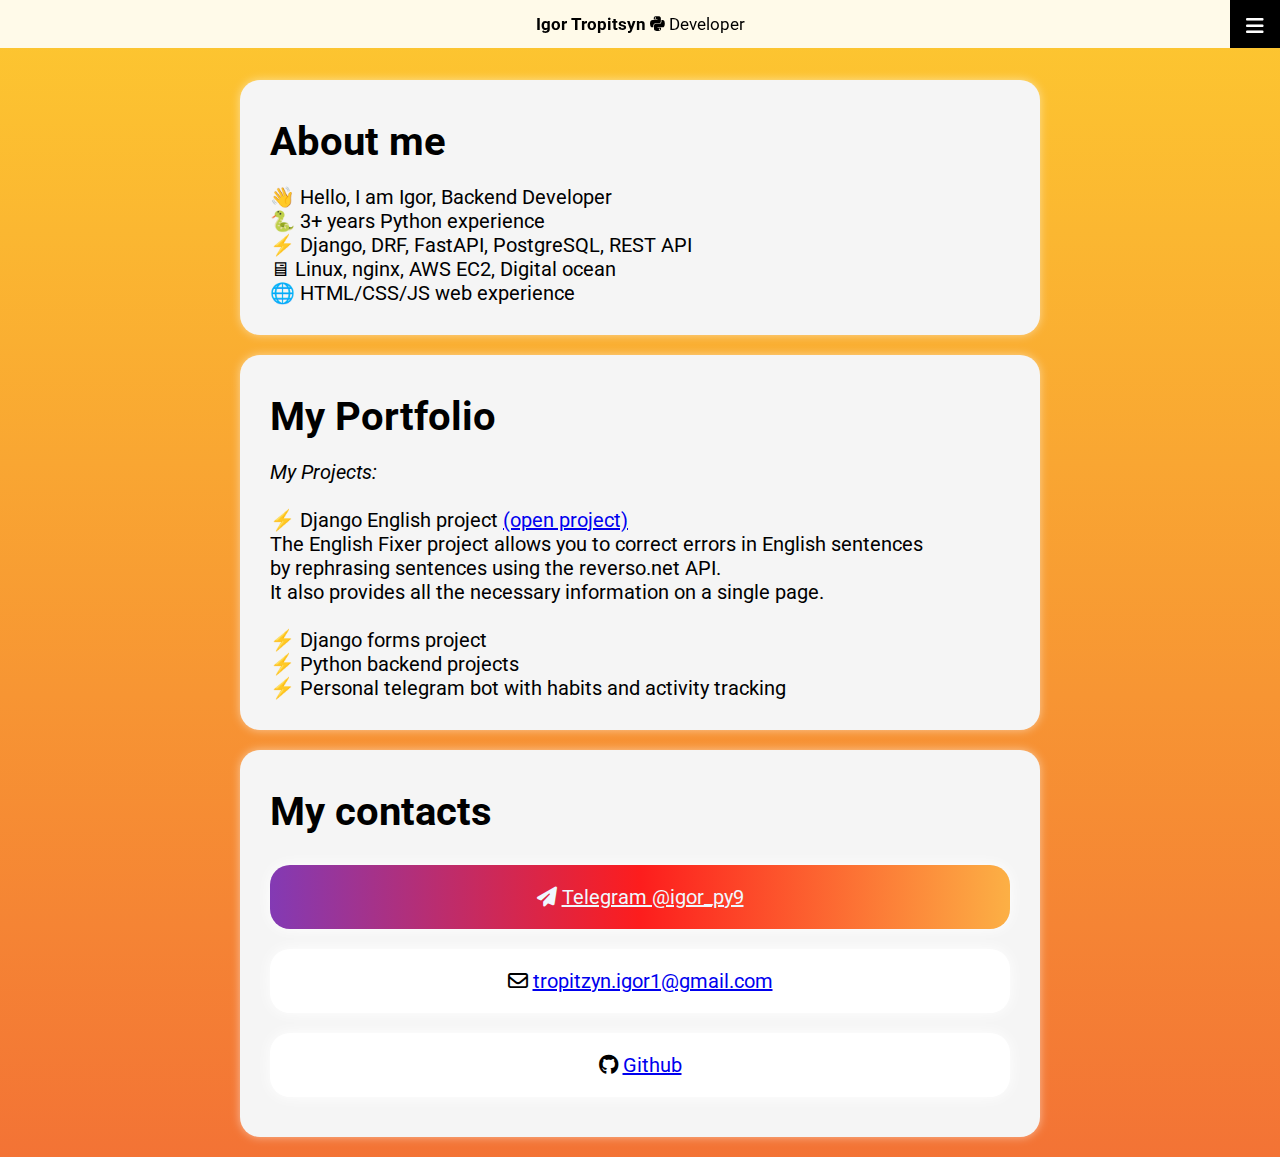
<file: index.html>
<!DOCTYPE html>
<html lang="en">
<head>
    <meta charset="utf-8">
    <title>Igor Tropitsyn - About me</title>

    <!--    right scale-->
    <meta name="viewport" content="width=device-width, initial-scale=1">

    <link rel="stylesheet" type="text/css" href="main.css">
    <link rel="preconnect" href="https://fonts.gstatic.com">
    <link href="https://fonts.googleapis.com/css2?family=Roboto&display=swap" rel="stylesheet">
    <link rel="stylesheet" href="https://cdnjs.cloudflare.com/ajax/libs/font-awesome/6.6.0/css/all.min.css">

    <!--    icon-->
    <link rel="shortcut icon" type="image/x-icon" href="favicon.ico">

    <!--  disable robots-->
    <meta name="robots" content="noindex,nofollow">

    <!--  a  -->
    <!-- Yandex.Metrika counter -->
    <script type="text/javascript">
        (function(m,e,t,r,i,k,a){m[i]=m[i]||function(){(m[i].a=m[i].a||[]).push(arguments)};
        m[i].l=1*new Date();
        for (var j = 0; j < document.scripts.length; j++) {if (document.scripts[j].src === r) { return; }}
        k=e.createElement(t),a=e.getElementsByTagName(t)[0],k.async=1,k.src=r,a.parentNode.insertBefore(k,a)})
        (window, document, "script", "https://mc.yandex.ru/metrika/tag.js", "ym");
        ym(96066268, "init", {
             clickmap:true,
             trackLinks:true,
             accurateTrackBounce:true,
             webvisor:true
        });
    </script>
    <noscript>
        <div><img src="https://mc.yandex.ru/watch/96066268" style="position:absolute; left:-9999px;" alt=""/></div>
    </noscript>
    <!-- /Yandex.Metrika counter -->

</head>
<body>
<header>
    <div class="topnav">
        <a href=""><b>Igor Tropitsyn</b> <i class="fa-brands fa-python"></i> Developer</a>
        <!--    <span class="span-header">More</span>-->

        <nav class="hamburger">
            <a href="#about">about</a>
            <a href="#portfolio">portfolio</a>
            <a href="#contacts">contacts</a>
        </nav>
        <div class="icon">
            <i class="fa fa-bars"></i>
        </div>
    </div>
</header>


<div class="content">
    <!--img placeholder-->
    <!--<img src="img.png" alt="img">-->

    <!--<section>-->
    <!--    <h1>Content</h1>-->
    <!--    <nav class="menu">-->
    <!--        <ul>-->
    <!--            <li><a href="#about">about</a></li>-->
    <!--            <li><a href="#portfolio">portf</a></li>-->
    <!--            <li><a href="#contacts">cont</a></li>-->
    <!--        </ul>-->
    <!--    </nav>-->
    <!--</section>-->

    <section>
        <h1 id="about">About me</h1>
        <p>👋 Hello, I am Igor, Backend Developer</p>
        <p>🐍 3+ years Python experience</p>
        <p>⚡ Django, DRF, FastAPI, PostgreSQL, REST API</p>
        <p>🖥 Linux, nginx, AWS EC2, Digital ocean</p>
        <p>🌐 HTML/CSS/JS web experience</p>
    </section>

    <section>
        <h1 id="portfolio">My Portfolio</h1>
        <p><i>My Projects:</i></p>
        <br/>

        <p>⚡ Django English project <a href="https://engproj9.servehttp.com/">(open project)</a><br/>
            The English Fixer project allows you to correct errors in English sentences <br/>by rephrasing sentences
            using the reverso.net API.<br/>
            It also provides all the necessary information on a single page.<br/><br/>

            ⚡ Django forms project<br/>
            ⚡ Python backend projects<br/>
            ⚡ Personal telegram bot with habits and activity tracking
        </p>
        <!--<img src="imcg.png" alt="img">-->
    </section>

    <section>
        <h1 id="contacts">My contacts</h1>
        <div class="flex-container">
            <div id="highlight-btn">
                <i class="fa-solid fa-paper-plane"></i> <a href="https://t.me/igor_py9">Telegram @igor_py9</a>
            </div>

            <div><i class="fa-regular fa-envelope"></i> <a href="mailto:tropitzyn.igor1@gmail.com">tropitzyn.igor1@gmail.com</a>
            </div>
            <div><i class="fa-brands fa-github"></i> <a href="https://github.com/AdventurousCake/">Github</a></div>
        </div>

    </section>
</div>

<script src="index.js"></script>

</body>
</html>
</file>
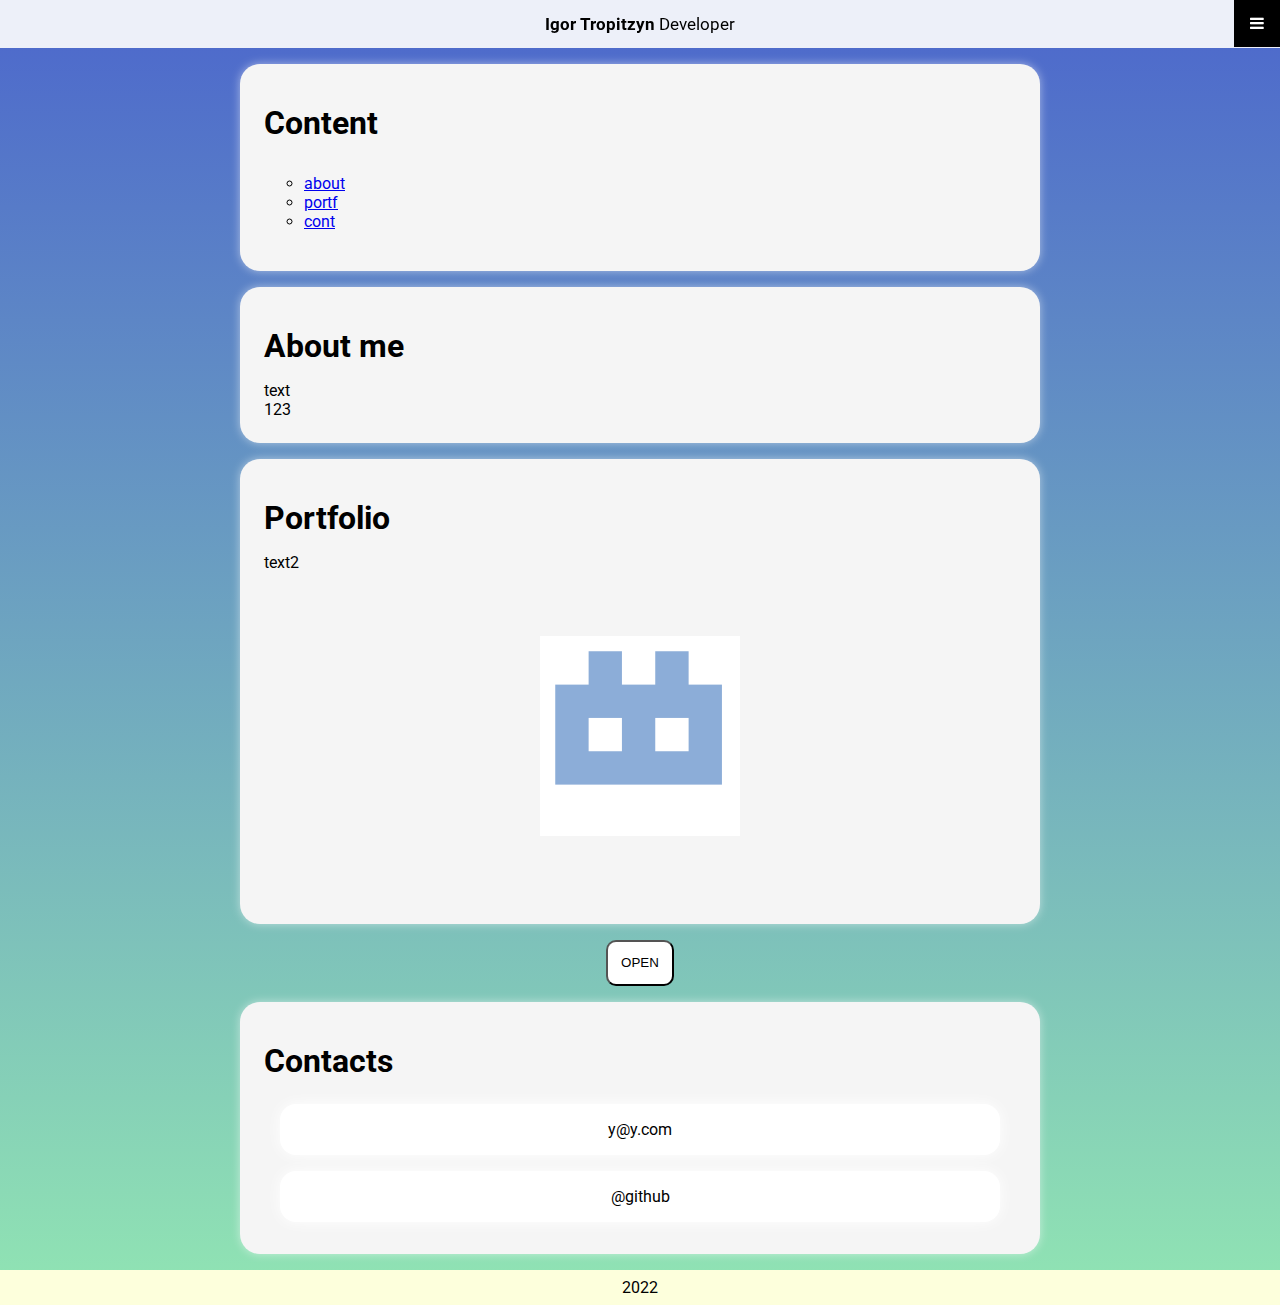
<file: src/index.html>
<!DOCTYPE html>
<html lang="en">
<head>
    <meta charset="utf-8">
    <title>About me</title>
    <link rel="stylesheet" type="text/css" href="main.css">
    <link rel="preconnect" href="https://fonts.gstatic.com">
    <link href="https://fonts.googleapis.com/css2?family=Roboto&display=swap" rel="stylesheet">
    <link rel="stylesheet" href="https://cdnjs.cloudflare.com/ajax/libs/font-awesome/4.7.0/css/font-awesome.min.css">
    <link rel="shortcut icon" type="image/x-icon" href="favicon.ico">

</head>
<body>
<header>
    <div class="topnav">
    <a href=""><b>Igor Tropitzyn</b> Developer</a>
<!--    <a href=""><b>123</b> Developer</a>-->
<!--    <span class="span-header">More</span>-->
    <nav class="hamburger">
        <a href="#about">about</a>
        <a href="#portfolio">portfolio</a>
        <a href="#contacts">contacts</a>
    </nav>
    <div class="icon">
        <i class="fa fa-bars"></i>
    </div>
    </div>
</header>


<div class="content">

<!--img placeholder-->
<!--<img src="img.png" alt="img">-->

<section>
    <h1>Content</h1>
    <nav class="menu">
        <ul>
            <li><a href="#about">about</a></li>
            <li><a href="#portfolio">portf</a></li>
            <li><a href="#contacts">cont</a></li>
        </ul>
    </nav>
</section>

<section>
<h1 id="about">About me</h1>
    text
<p>123</p>
</section>

<section>
<h1 id="portfolio">Portfolio</h1>
<p>text2</p>
<img src="img.png" alt="img">
</section>

<button class="open-window">
OPEN
</button>

<div class="window" id="1">
    <p>TEST TEXT</p>
    <button class="close-window">&times; Close</button>
</div>

<section>
<h1 id="contacts">Contacts</h1>
    <div class="flex-container">
        <div>y@y.com</div>
        <div>@github</div>
    </div>

</section>
</div>

<footer>
    <div>2022</div>
</footer>

<script src="index.js"></script>
<!--<script>-->
<!--    function hamb() {-->
<!--        var x = document.getElementById("myLinks");-->
<!--        if (x.style.display === "block") {-->
<!--            x.style.display = "none";-->
<!--        } else {-->
<!--            x.style.display = "block";-->
<!--        }-->
<!--    }-->
<!--</script>-->

</body>
</html>
</file>
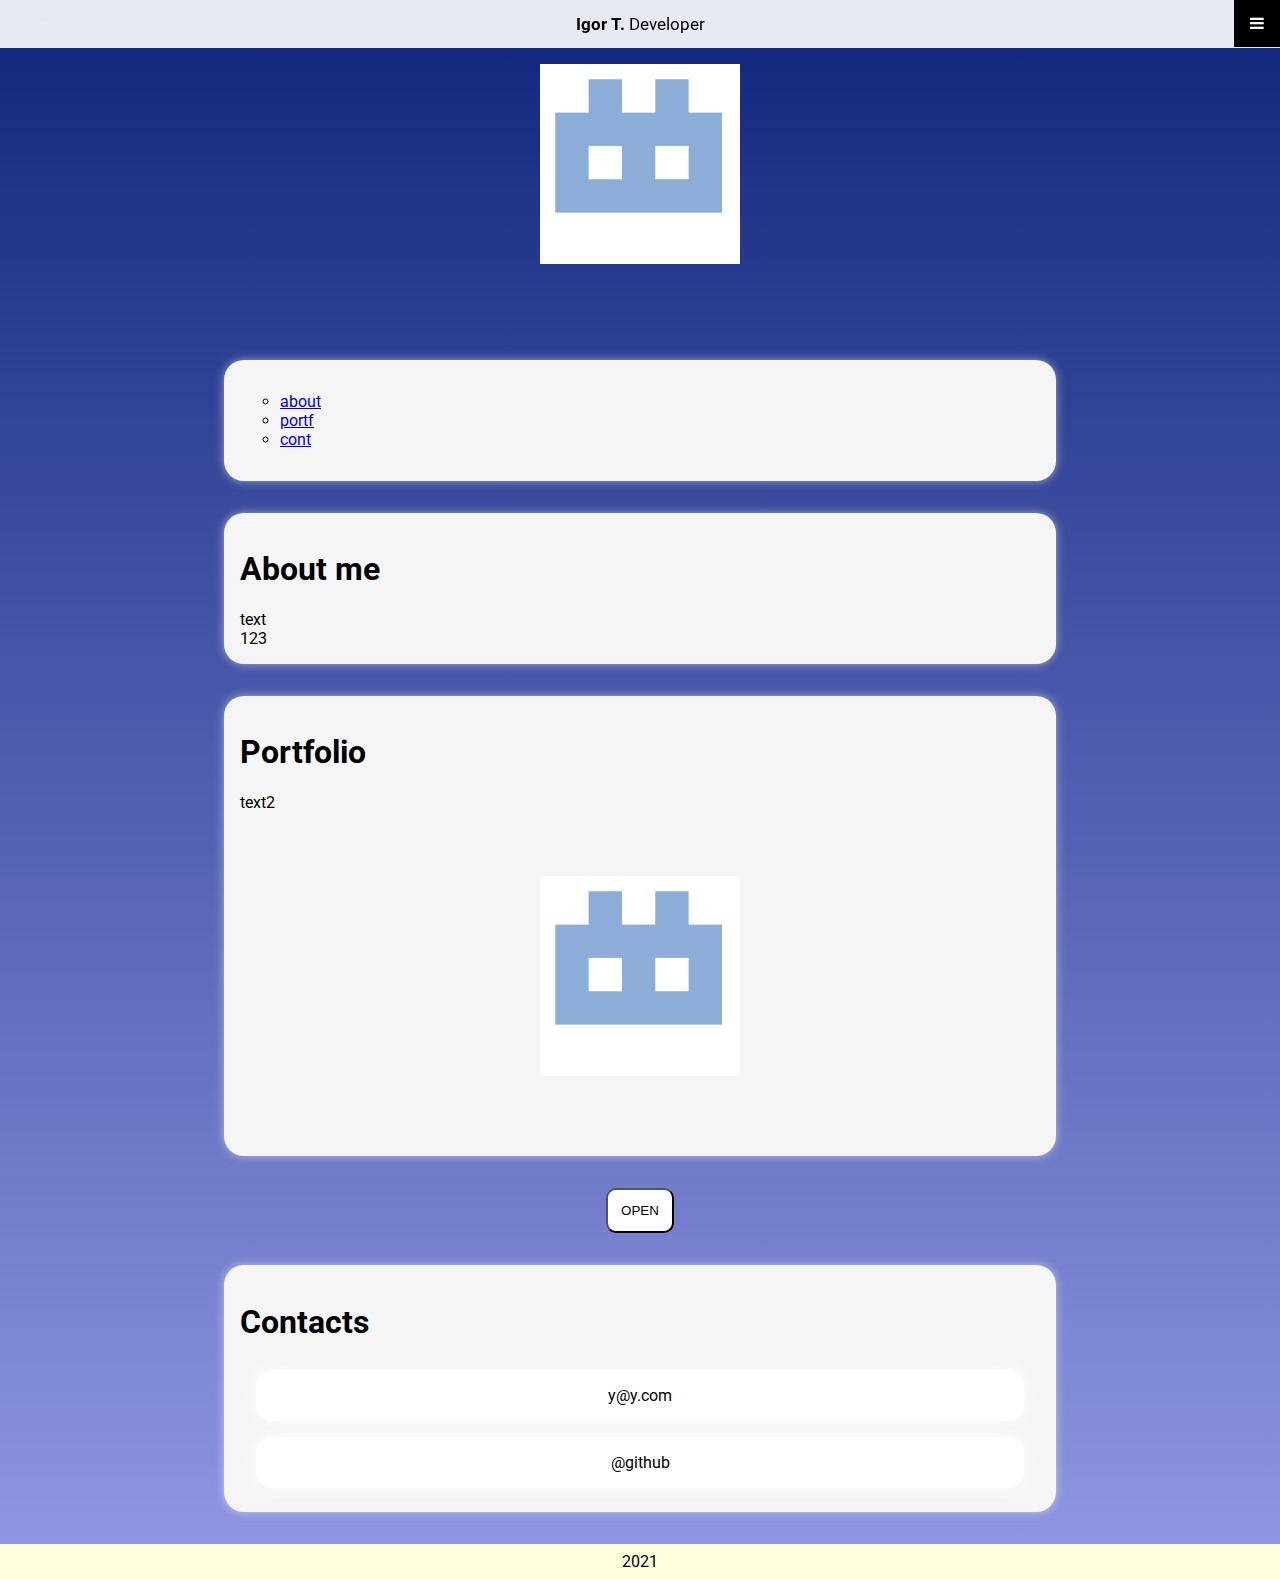
<file: Portfolio/task/src/index.html>
<!DOCTYPE html>
<html lang="en">
<head>
    <meta charset="utf-8">
    <title>About me</title>
    <link rel="stylesheet" type="text/css" href="main.css">
    <link rel="preconnect" href="https://fonts.gstatic.com">
    <link href="https://fonts.googleapis.com/css2?family=Roboto&display=swap" rel="stylesheet">
    <link rel="stylesheet" href="https://cdnjs.cloudflare.com/ajax/libs/font-awesome/4.7.0/css/font-awesome.min.css">

</head>
<body>
<header>
    <div class="topnav">
    <a href=""><b>Igor T.</b> Developer</a>
<!--    <span class="span-header">More</span>-->
    <nav class="hamburger">
        <a href="#about">about</a>
        <a href="#portfolio">portf</a>
        <a href="#contacts">cont</a>
    </nav>
    <div class="icon">
        <i class="fa fa-bars"></i>
    </div>
    </div>
</header>

<img src="img.png" alt="img">

<section>
    <nav class="menu">
        <ul>
            <li><a href="#about">about</a></li>
            <li><a href="#portfolio">portf</a></li>
            <li><a href="#contacts">cont</a></li>
        </ul>
    </nav>
</section>

<section>
<h1 id="about">About me</h1>
    text
<p>123</p>
</section>

<section>
<h1 id="portfolio">Portfolio</h1>
<p>text2</p>
<img src="img.png" alt="img">
</section>

<button class="open-window">
OPEN
</button>

<div class="window" id="1">
    <p>TEST TEXT</p>
    <button class="close-window">Close</button>
</div>

<section>
<h1 id="contacts">Contacts</h1>
    <div class="flex-container">
        <div>y@y.com</div>
        <div>@github</div>
    </div>

</section>

<footer>
    <div>2021</div>
</footer>

<script src="index.js"></script>
<!--<script>-->
<!--    function hamb() {-->
<!--        var x = document.getElementById("myLinks");-->
<!--        if (x.style.display === "block") {-->
<!--            x.style.display = "none";-->
<!--        } else {-->
<!--            x.style.display = "block";-->
<!--        }-->
<!--    }-->
<!--</script>-->

</body>
</html>
</file>
<file: main.css>
p {
    margin: 0;
}

section h1 {
    margin: 0.2em 0 0.5em
}

/*for first content*/
section:first-child {
    margin-top: 4em;
}

body {
    /*font-family: 'Courier New', monospace;*/
    font-family: 'Roboto', sans-serif;
    font-size: 20px;
    margin: 0;

    /*https://uigradients.com/#LightOrange*/
    /*background: linear-gradient(#4c67cc, #91e5b3);*/
    /*pink background: linear-gradient(to bottom, #ff0099, #493240);*/
    background: linear-gradient(to bottom, #fdc830, #f37335);
}

/*NAV*/
/*section {background-color: #FFA500}*/
header {
    top: 0;
    display: block;
    position: fixed;
    text-align: center;
    overflow: hidden;
    width: 100%;
    background: rgba(255, 255, 254, 0.9);
    backdrop-filter: blur(16px);
    -webkit-backdrop-filter: blur(10px);
    /*transition: all ease;*/
}

.topnav {
    display: block;
    /*position: relative;*/
    /*float: left;*/
    width: 100%;
}

.span-header {
    position: relative;
    left: 100px;
    /*z-index: 1;*/
}

.hamburger {
    display: none;
    animation: fadeIn 1s;
}

.topnav a {
    /*float: left;*/
    display: block;
    padding: 14px 16px;
    text-decoration: none;
    font-size: 17px;
    color: black;
}

.topnav .icon {
    display: block;
    padding: 14px 16px;
    background: black;
    color: white;
    position: absolute;
    right: 0;
    top: 0;
    /*z-index: 10;*/
    /*float: right;*/
}

@media screen and (max-width: 700px) {
    .hamburger {
        /*display: none;*/
    }

    .content {
        max-width: 85%; /* or 85% */
    }
}

@media screen and (min-width: 700px) {
    .hamburger {
        /*float: right;*/
        /*display: none;*/
    }

    .topnav a.icon {
        display: none;
    }

    .content {
        max-width: 800px;
    }
}

.content {
    margin: 0 auto;
}

section {
    margin: 1em 0;
    display: flex;
    flex-direction: column;
    flex-wrap: nowrap;
    align-content: center;
    justify-content: center;

    background-color: whitesmoke;
    padding: 1.5em;
    /* border: solid #607d8b; */
    border-radius: 20px;
    box-shadow: 0 0 10px rgb(255 255 255 / 50%);
    /*max-width: 800px;*/
}

button {
    margin: 1em auto;
    padding: 1em;
    display: block;
    background-color: white;
    border-radius: 10px;
}

.window {
    display: none;
    /*transform: translate(-50%, -50%) scale(1);*/
    /*transition: 100ms ease-in-out;*/
    /*position: absolute;*/
    background-color: black;
    color: #FFFFFF;
    padding: 5em;
    border: 10px #FFFFFF;
    border-radius: 20px;
    text-align: center;
}


.window {
    visibility: visible;
    animation: fadeIn 1s;
}

@keyframes fadeIn {
    /*появление*/
    from {
        opacity: 0;
    }
    to {
        opacity: 1;
    }
}

@keyframes fadeOut {
    from {
        opacity: 1;
    }
    to {
        opacity: 0;
    }
}

img {
    /*width: 100%;*/
    margin: auto;
    padding: 4em;
    display: block;
    width: 200px;
}

ul {
    /*list-style: decimal;*/
    list-style: circle;
}

/*contacts*/
.flex-container {
    display: flex;
    flex-direction: row;
    flex-wrap: wrap;
    /*flex-flow: row-reverse wrap;*/
}

/*links*/
.flex-container div {
    /*margin: 0 1em 1em 0;*/
    margin: .5em 0;
    background: white;
    padding: 1em 0;
    border-radius: 1em;
    text-align: center;
    box-shadow: 0 0 15px 0 #FFFFFF;
    flex-basis: 100vw;
    flex-wrap: wrap;
}

.flex-container div:hover {
    transform: scale(1.05, 1.05);
    transition: 100ms ease-in-out;
}

#highlight-btn {
    background: linear-gradient(90deg, rgba(131, 58, 180, 1) 0%, rgba(253, 29, 29, 1) 50%, rgba(252, 176, 69, 1) 100%);
    color: aliceblue;
}

#highlight-btn > a:link, #highlight-btn > a:visited {
    color: aliceblue;
}
</file>
<file: src/main.css>
/*@import url('https://fonts.googleapis.com/css2?family=Raleway:ital,wght@1,200&display=swap');*/
p {
    margin: 0;
}

section h1{
    margin: 0.5em 0;
}

/*for first content*/
section:first-child {
    margin-top: 4em;
}

body {
    /*font-family: 'Courier New', monospace;*/
    font-family: 'Roboto', sans-serif;
    margin: 0;
    background: linear-gradient(#4c67cc, #91e5b3);
}

/*section {background-color: #FFA500}*/
header {
    top: 0;
    display: block;
    position: fixed;
    text-align: center;
    overflow: hidden;
    /*height: 2em;*/
    width: 100%;
    /*padding: auto;*/
    /*margin-bottom: 3em;*/
    background: rgba(255,255,254,0.9);
    backdrop-filter: blur(16px);
    -webkit-backdrop-filter: blur(10px);
    /*transition: all ease;*/

}

.topnav {
    display: block;
    /*position: relative;*/
    /*float: left;*/
    width: 100%;
}

.span-header{
    position: relative;
    left: 100px;
    /*z-index: 1;*/
}

.hamburger {
    display: none;
    animation: fadeIn 1s;
}

.topnav a{
    /*float: left;*/
    display: block;
    padding: 14px 16px;
    text-decoration: none;
    font-size: 17px;
    color: black;
}

.topnav .icon {
    display: block;
    padding: 14px 16px;
    background: black;
    color: white;
    position: absolute;
    right: 0;
    top: 0;
    /*z-index: 10;*/
    /*float: right;*/
}

@media screen and (max-width: 700px) {
    .hamburger {
        /*display: none;*/
    }

    .content {
        max-width: 85vw;
    }
}

@media screen and (min-width: 700px) {
    .hamburger{
        /*float: right;*/
        /*display: none;*/
    }
    .topnav a.icon {
        display: none;
    }

    .content {
        max-width: 800px;
    }
}

.content {
    margin: 0 auto;
}

footer {
    background: #fdffdc;
    text-align: center;
    padding: 0.5em;
    /*margin: 0 auto;*/
}

section {
    margin: 1em 0;
    display: flex;
    flex-direction: column;
    flex-wrap: nowrap;
    align-content: center;
    justify-content: center;

    background-color: whitesmoke;
    padding: 1.5em;
    /* border: solid #607d8b; */
    border-radius: 20px;
    box-shadow: 0 0 10px rgb(255 255 255 / 50%);
    /*max-width: 800px;*/
}

button {
    margin: 1em auto;
    padding: 1em;
    display: block;
    background-color: white;
    border-radius: 10px;
}

.window {
    display: none;
    /*transform: translate(-50%, -50%) scale(1);*/
    /*transition: 100ms ease-in-out;*/
    /*position: absolute;*/
    background-color: black;
    padding: 5em;
    border: 10px #FFFFFF;
    border-radius: 20px;
    text-align: center;
}

.window p {
    color: #FFFFFF;
}

.window {
    visibility: visible;
    animation: fadeIn 1s;
}

@keyframes fadeIn {
    /*появление*/
    from {opacity: 0;}
    to {opacity:1 ;}
}

@keyframes fadeOut {
    from {opacity: 1;}
    to {opacity:0 ;}
}

img{
    /*width: 100%;*/
    margin: auto;
    padding: 4em;
    display: block;
    width: 200px;
}

ul {
    /*list-style: decimal;*/
    list-style: circle;
}

.flex-container{
    display: flex;
    flex-direction: row;
    flex-wrap: wrap;
    /*flex-flow: row-reverse wrap;*/
}

.flex-container div{
    /*margin: 0 1em 1em 0;*/
    margin: .5em 1em;
    background: white;
    padding: 1em;
    border-radius: 1em;
    text-align: center;
    box-shadow: 0 0 15px 0 #FFFFFF;
    flex-basis: 100vw;
    flex-wrap: wrap;
}

.flex-container div:hover{
    transform:scale(1.05,1.05);
}
</file>
<file: Portfolio/task/src/main.css>
/*@import url('https://fonts.googleapis.com/css2?family=Raleway:ital,wght@1,200&display=swap');*/
p {
    margin: 0;
}

h1{
    /*margin: 0.5em 0;*/
}

body {
    /*font-family: 'Courier New', monospace;*/
    font-family: 'Roboto', sans-serif;
    margin: 0;
    background: linear-gradient(#10267b, #9198e5);
}

/*section {background-color: #FFA500}*/
header {
    display: block;
    position: fixed;
    text-align: center;
    overflow: hidden;
    /*height: 2em;*/
    width: 100%;
    /*padding: auto;*/
    /*margin-bottom: 3em;*/
    background: rgba(255,255,254,0.9);
    backdrop-filter: blur(16px);
    -webkit-backdrop-filter: blur(10px);

}

.topnav {
    display: block;
    /*position: relative;*/
    /*float: left;*/
    width: 100%;
}

.span-header{
    position: relative;
    left: 100px;
    /*z-index: 1;*/
}

.hamburger {
    display: none;
    animation: fadeIn 1s;
}

.topnav a{
    /*float: left;*/
    display: block;
    padding: 14px 16px;
    text-decoration: none;
    font-size: 17px;
    color: black;
}

.topnav .icon {
    display: block;
    padding: 14px 16px;
    background: black;
    color: white;
    position: absolute;
    right: 0;
    top: 0;
    /*z-index: 10;*/
    /*float: right;*/
}

@media screen and (max-width: 700px) {
    .hamburger {
        /*display: none;*/
    }

    section {
        max-width: 85vw;
    }
}

@media screen and (min-width: 700px) {
    .hamburger{
        /*float: right;*/
        /*display: none;*/
    }
    .topnav a.icon {
        display: none;
    }

    section {
        max-width: 800px;
    }
}

footer {
    background: #fdffdc;
    text-align: center;
    padding: 0.5em;
    /*margin: 0 auto;*/
}

section {
    display: flex;
    flex-direction: column;
    flex-wrap: nowrap;
    align-content: center;
    /*justify-content: center;*/
    margin: 2em auto;
    background-color: whitesmoke;
    padding: 1em;
    /* border: solid #607d8b; */
    border-radius: 20px;
    box-shadow: 0 0 10px rgb(255 255 255 / 50%);
    /*max-width: 800px;*/
}

button {
    margin: 1em auto;
    padding: 1em;
    display: block;
    background-color: white;
    border-radius: 10px;
}

.window {
    display: none;
    /*transform: translate(-50%, -50%) scale(1);*/
    /*transition: 100ms ease-in-out;*/
    /*position: absolute;*/
    background-color: black;
    padding: 5em;
    border: 10px #FFFFFF;
    border-radius: 20px;
    text-align: center;
}

.window p {
    color: #FFFFFF;
}

.window {
    visibility: visible;
    animation: fadeIn 1s;
}

@keyframes fadeIn {
    from {opacity: 0;}
    to {opacity:1 ;}
}

img{
    /*width: 100%;*/
    margin: auto;
    padding: 4em;
    display: block;
    width: 200px;
}

ul {
    /*list-style: decimal;*/
    list-style: circle;
}

.flex-container{
    display: flex;
    flex-direction: row;
    flex-wrap: wrap;
    /*flex-flow: row-reverse wrap;*/
}

.flex-container div{
    /*margin: 0 1em 1em 0;*/
    margin: .5em 1em;
    background: white;
    padding: 1em;
    border-radius: 1em;
    text-align: center;
    box-shadow: 0 0 15px 0 #FFFFFF;
    flex-basis: 100vw;
    flex-wrap: wrap;
}

.flex-container div:hover{
    transform:scale(1.1,1.1);
}
</file>
